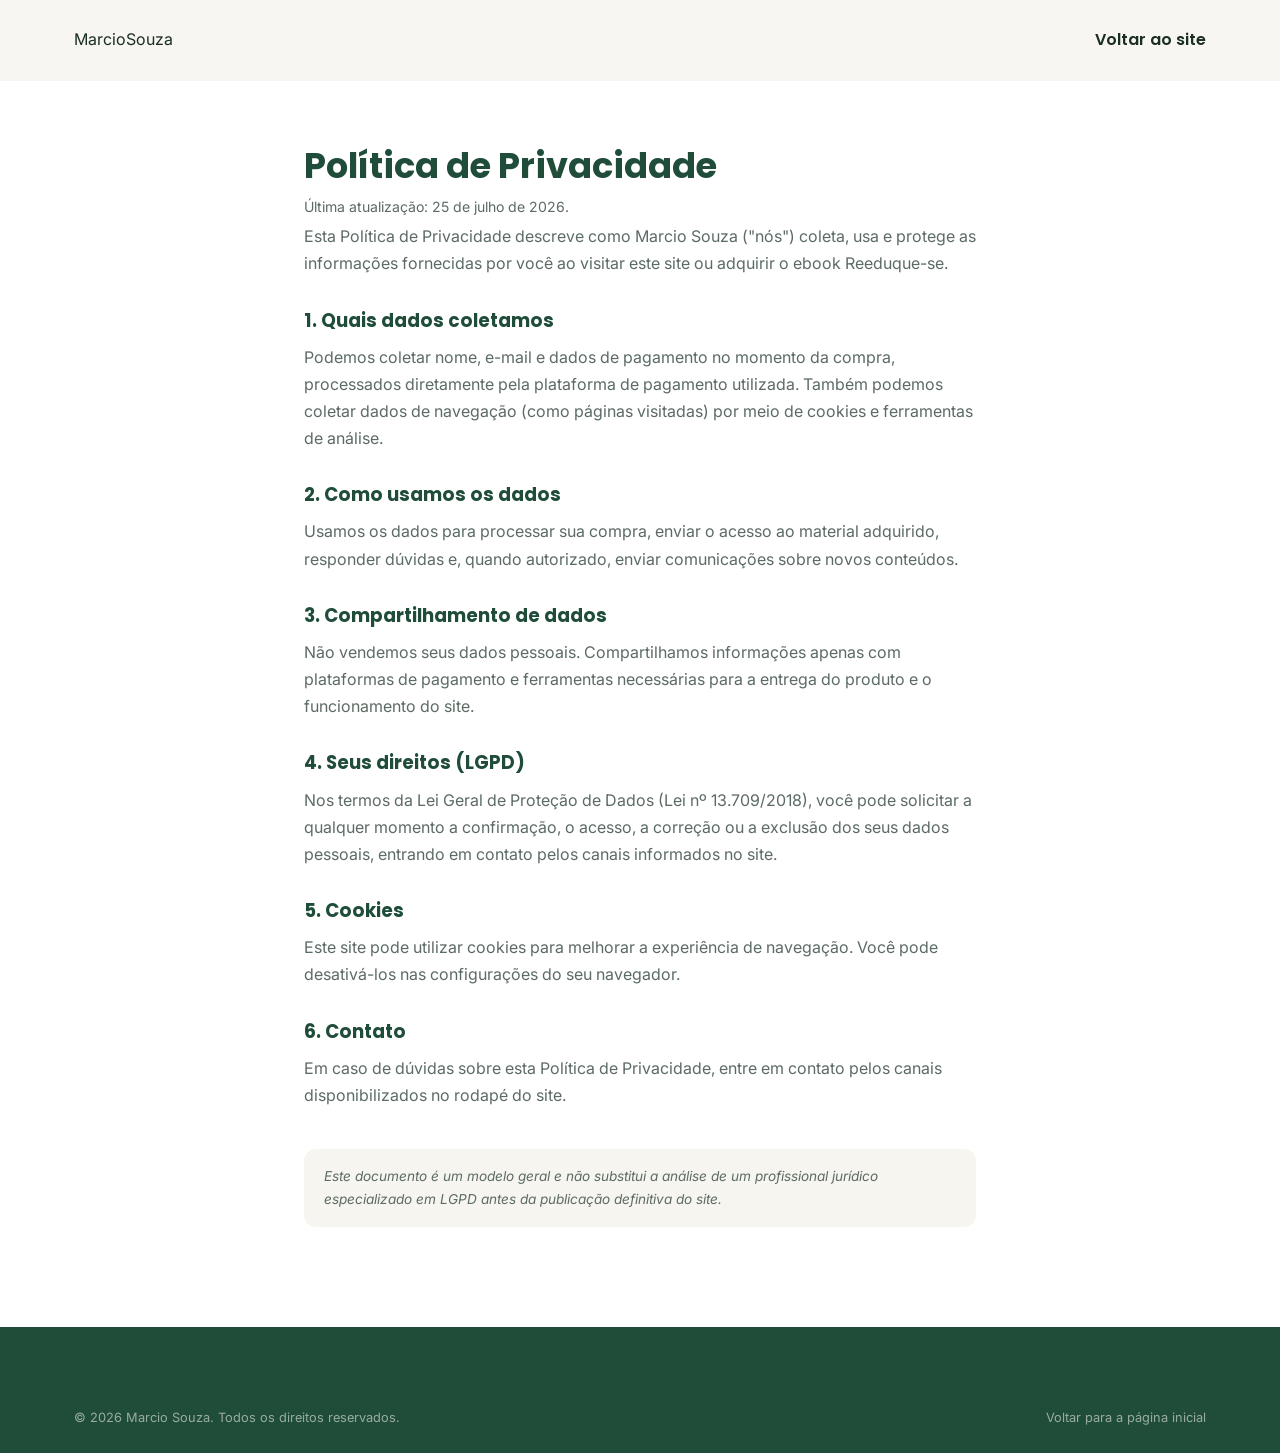
<file: privacidade.html>
<!DOCTYPE html>
<html lang="pt-BR">
<head>
<meta charset="UTF-8">
<meta name="viewport" content="width=device-width, initial-scale=1.0">
<title>Política de Privacidade | Marcio Souza</title>
<meta name="description" content="Política de Privacidade do site de Marcio Souza.">
<link href="https://fonts.googleapis.com/css2?family=Poppins:wght@500;600;700;800&family=Inter:wght@400;500;600;700&display=swap" rel="stylesheet">
<link rel="stylesheet" href="style.css">
</head>
<body>

<header class="header">
  <div class="container header__inner">
    <a href="index.html" class="logo">Marcio<span>Souza</span></a>
    <a href="index.html" class="btn btn--ghost btn--small header__cta" style="display:inline-flex;margin-left:auto;">Voltar ao site</a>
  </div>
</header>

<main class="section legal">
  <div class="container legal__content">
    <h1>Política de Privacidade</h1>
    <p class="legal__updated">Última atualização: 25 de julho de 2026.</p>

    <p>
      Esta Política de Privacidade descreve como Marcio Souza ("nós") coleta, usa e protege
      as informações fornecidas por você ao visitar este site ou adquirir o ebook Reeduque-se.
    </p>

    <h2>1. Quais dados coletamos</h2>
    <p>
      Podemos coletar nome, e-mail e dados de pagamento no momento da compra, processados
      diretamente pela plataforma de pagamento utilizada. Também podemos coletar dados de
      navegação (como páginas visitadas) por meio de cookies e ferramentas de análise.
    </p>

    <h2>2. Como usamos os dados</h2>
    <p>
      Usamos os dados para processar sua compra, enviar o acesso ao material adquirido,
      responder dúvidas e, quando autorizado, enviar comunicações sobre novos conteúdos.
    </p>

    <h2>3. Compartilhamento de dados</h2>
    <p>
      Não vendemos seus dados pessoais. Compartilhamos informações apenas com plataformas
      de pagamento e ferramentas necessárias para a entrega do produto e o funcionamento do site.
    </p>

    <h2>4. Seus direitos (LGPD)</h2>
    <p>
      Nos termos da Lei Geral de Proteção de Dados (Lei nº 13.709/2018), você pode solicitar
      a qualquer momento a confirmação, o acesso, a correção ou a exclusão dos seus dados
      pessoais, entrando em contato pelos canais informados no site.
    </p>

    <h2>5. Cookies</h2>
    <p>
      Este site pode utilizar cookies para melhorar a experiência de navegação. Você pode
      desativá-los nas configurações do seu navegador.
    </p>

    <h2>6. Contato</h2>
    <p>
      Em caso de dúvidas sobre esta Política de Privacidade, entre em contato pelos canais
      disponibilizados no rodapé do site.
    </p>

    <p class="legal__note">
      Este documento é um modelo geral e não substitui a análise de um profissional jurídico
      especializado em LGPD antes da publicação definitiva do site.
    </p>
  </div>
</main>

<footer class="footer">
  <div class="container footer__bottom">
    <p>© <span id="year"></span> Marcio Souza. Todos os direitos reservados.</p>
    <p class="footer__disclaimer"><a href="index.html">Voltar para a página inicial</a></p>
  </div>
</footer>

<script>document.getElementById('year').textContent = new Date().getFullYear();</script>
</body>
</html>
</file>
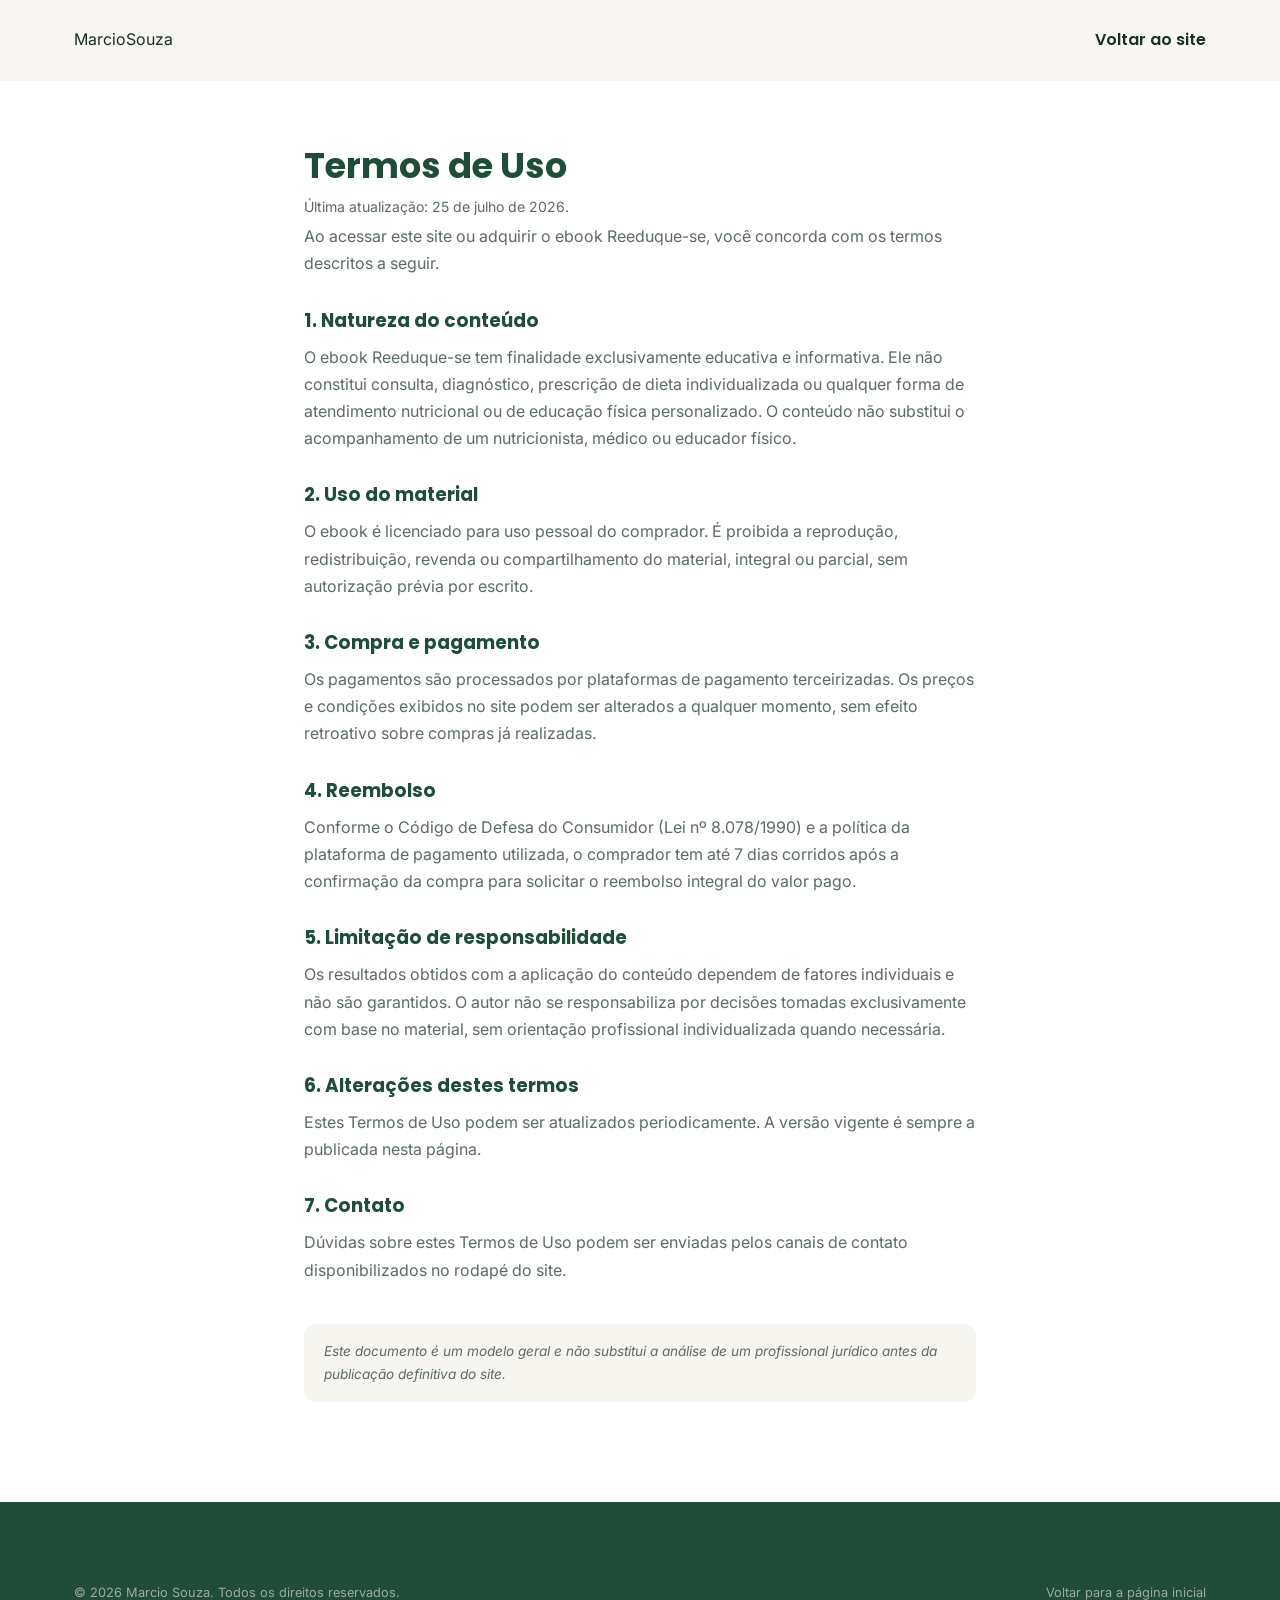
<file: termos.html>
<!DOCTYPE html>
<html lang="pt-BR">
<head>
<meta charset="UTF-8">
<meta name="viewport" content="width=device-width, initial-scale=1.0">
<title>Termos de Uso | Marcio Souza</title>
<meta name="description" content="Termos de Uso do site e do ebook de Marcio Souza.">
<link href="https://fonts.googleapis.com/css2?family=Poppins:wght@500;600;700;800&family=Inter:wght@400;500;600;700&display=swap" rel="stylesheet">
<link rel="stylesheet" href="style.css">
</head>
<body>

<header class="header">
  <div class="container header__inner">
    <a href="index.html" class="logo">Marcio<span>Souza</span></a>
    <a href="index.html" class="btn btn--ghost btn--small header__cta" style="display:inline-flex;margin-left:auto;">Voltar ao site</a>
  </div>
</header>

<main class="section legal">
  <div class="container legal__content">
    <h1>Termos de Uso</h1>
    <p class="legal__updated">Última atualização: 25 de julho de 2026.</p>

    <p>
      Ao acessar este site ou adquirir o ebook Reeduque-se, você concorda com os termos
      descritos a seguir.
    </p>

    <h2>1. Natureza do conteúdo</h2>
    <p>
      O ebook Reeduque-se tem finalidade exclusivamente educativa e informativa. Ele não
      constitui consulta, diagnóstico, prescrição de dieta individualizada ou qualquer
      forma de atendimento nutricional ou de educação física personalizado. O conteúdo não
      substitui o acompanhamento de um nutricionista, médico ou educador físico.
    </p>

    <h2>2. Uso do material</h2>
    <p>
      O ebook é licenciado para uso pessoal do comprador. É proibida a reprodução,
      redistribuição, revenda ou compartilhamento do material, integral ou parcial,
      sem autorização prévia por escrito.
    </p>

    <h2>3. Compra e pagamento</h2>
    <p>
      Os pagamentos são processados por plataformas de pagamento terceirizadas. Os preços
      e condições exibidos no site podem ser alterados a qualquer momento, sem efeito
      retroativo sobre compras já realizadas.
    </p>

    <h2>4. Reembolso</h2>
    <p>
      Conforme o Código de Defesa do Consumidor (Lei nº 8.078/1990) e a política da
      plataforma de pagamento utilizada, o comprador tem até 7 dias corridos após a
      confirmação da compra para solicitar o reembolso integral do valor pago.
    </p>

    <h2>5. Limitação de responsabilidade</h2>
    <p>
      Os resultados obtidos com a aplicação do conteúdo dependem de fatores individuais e
      não são garantidos. O autor não se responsabiliza por decisões tomadas exclusivamente
      com base no material, sem orientação profissional individualizada quando necessária.
    </p>

    <h2>6. Alterações destes termos</h2>
    <p>
      Estes Termos de Uso podem ser atualizados periodicamente. A versão vigente é sempre
      a publicada nesta página.
    </p>

    <h2>7. Contato</h2>
    <p>
      Dúvidas sobre estes Termos de Uso podem ser enviadas pelos canais de contato
      disponibilizados no rodapé do site.
    </p>

    <p class="legal__note">
      Este documento é um modelo geral e não substitui a análise de um profissional jurídico
      antes da publicação definitiva do site.
    </p>
  </div>
</main>

<footer class="footer">
  <div class="container footer__bottom">
    <p>© <span id="year"></span> Marcio Souza. Todos os direitos reservados.</p>
    <p class="footer__disclaimer"><a href="index.html">Voltar para a página inicial</a></p>
  </div>
</footer>

<script>document.getElementById('year').textContent = new Date().getFullYear();</script>
</body>
</html>
</file>
<file: style.css>
/* ==========================================================================
   RESET
   ========================================================================== */
*, *::before, *::after { box-sizing: border-box; margin: 0; padding: 0; }
html { scroll-behavior: smooth; }
img { max-width: 100%; display: block; }
a { text-decoration: none; color: inherit; }
ul, ol { list-style: none; }
button { font: inherit; cursor: pointer; border: none; background: none; }

/* ==========================================================================
   DESIGN TOKENS
   ========================================================================== */
:root {
  --green-dark: #1F4D3A;
  --green-dark-2: #163A2B;
  --sage: #7A9B8E;
  --sage-soft: #E7EDE9;
  --cream: #F7F5F0;
  --white: #FFFFFF;
  --terracotta: #C17C5C;
  --terracotta-dark: #A8654A;
  --ink: #1A2E24;
  --ink-soft: #5C6B63;
  --border: #E4E1D8;

  --font-display: 'Poppins', system-ui, sans-serif;
  --font-body: 'Inter', system-ui, sans-serif;

  --radius-sm: 12px;
  --radius-md: 20px;
  --radius-lg: 32px;

  --shadow-sm: 0 4px 16px rgba(31, 77, 58, 0.07);
  --shadow-md: 0 14px 34px rgba(31, 77, 58, 0.10);
  --shadow-lg: 0 30px 64px rgba(31, 77, 58, 0.16);

  --container-w: 1180px;
}

body {
  font-family: var(--font-body);
  color: var(--ink);
  background: var(--white);
  line-height: 1.7;
  -webkit-font-smoothing: antialiased;
}

h1, h2, h3 { font-family: var(--font-display); line-height: 1.2; font-weight: 700; color: var(--green-dark); }

.container {
  width: 100%;
  max-width: var(--container-w);
  margin-inline: auto;
  padding-inline: 24px;
}

.section { padding: 120px 0; }

.section-header { max-width: 620px; margin-bottom: 56px; }
.section-header--center { margin-inline: auto; text-align: center; }
.section-header h2 { font-size: clamp(1.8rem, 3.4vw, 2.5rem); margin: 12px 0 14px; }
.section-header p { color: var(--ink-soft); font-size: 1.05rem; }

.eyebrow {
  display: inline-block;
  font-weight: 700;
  font-size: 0.78rem;
  letter-spacing: 0.1em;
  text-transform: uppercase;
  color: var(--terracotta-dark);
}

.eyebrow-badge {
  display: inline-flex;
  padding: 8px 18px;
  border-radius: 999px;
  background: var(--sage-soft);
  color: var(--green-dark);
  font-weight: 600;
  font-size: 0.85rem;
  margin-bottom: 24px;
}

.icon-circle {
  width: 56px; height: 56px;
  border-radius: 50%;
  background: var(--sage-soft);
  color: var(--green-dark);
  display: flex;
  align-items: center;
  justify-content: center;
  margin-bottom: 18px;
}
.icon-circle svg { width: 26px; height: 26px; }

/* ==========================================================================
   BUTTONS
   ========================================================================== */
.btn {
  display: inline-flex;
  align-items: center;
  justify-content: center;
  gap: 8px;
  border-radius: 999px;
  font-weight: 600;
  font-family: var(--font-display);
  transition: transform 0.2s ease, box-shadow 0.2s ease, background 0.2s ease, color 0.2s ease;
  white-space: nowrap;
}
.btn--cta {
  background: var(--terracotta);
  color: #fff;
  box-shadow: var(--shadow-md);
}
.btn--cta:hover { background: var(--terracotta-dark); transform: translateY(-2px); box-shadow: var(--shadow-lg); }

.btn--outline {
  background: transparent;
  color: var(--green-dark);
  border: 1.5px solid var(--green-dark);
}
.btn--outline:hover { background: var(--green-dark); color: #fff; }
.btn--outline-dark { color: var(--cream); border-color: rgba(247, 245, 240, 0.4); }
.btn--outline-dark:hover { background: var(--cream); color: var(--green-dark); }

.btn--lg { padding: 16px 32px; font-size: 1rem; }
.btn--sm { padding: 10px 20px; font-size: 0.88rem; }

/* ==========================================================================
   HEADER
   ========================================================================== */
.header {
  position: sticky;
  top: 0;
  z-index: 100;
  background: rgba(247, 245, 240, 0.85);
  backdrop-filter: blur(10px);
  border-bottom: 1px solid transparent;
  transition: border-color 0.3s ease, box-shadow 0.3s ease, background 0.3s ease;
}
.header.is-scrolled { border-color: var(--border); box-shadow: var(--shadow-sm); background: rgba(247, 245, 240, 0.96); }

.header__inner {
  display: flex;
  align-items: center;
  justify-content: space-between;
  height: 80px;
  gap: 20px;
}

.logo { display: inline-flex; align-items: center; }
.logo-img { height: 42px; width: auto; display: block; }
.logo-img--footer { height: 38px; filter: brightness(0) invert(1); }

.nav { display: flex; gap: 26px; }
.nav__link {
  font-weight: 500;
  font-size: 0.94rem;
  color: var(--ink-soft);
  position: relative;
  padding-block: 4px;
}
.nav__link::after {
  content: '';
  position: absolute;
  left: 0; bottom: 0;
  width: 0; height: 2px;
  background: var(--terracotta);
  transition: width 0.25s ease;
}
.nav__link:hover { color: var(--green-dark); }
.nav__link:hover::after { width: 100%; }

.header__cta { margin-left: auto; }

.hamburger {
  display: none;
  flex-direction: column;
  gap: 5px;
  padding: 8px;
}
.hamburger span {
  width: 22px; height: 2px;
  background: var(--green-dark);
  border-radius: 2px;
  transition: transform 0.25s ease, opacity 0.25s ease;
}
.hamburger[aria-expanded="true"] span:nth-child(1) { transform: translateY(7px) rotate(45deg); }
.hamburger[aria-expanded="true"] span:nth-child(2) { opacity: 0; }
.hamburger[aria-expanded="true"] span:nth-child(3) { transform: translateY(-7px) rotate(-45deg); }

/* ==========================================================================
   1. HERO
   ========================================================================== */
.hero {
  position: relative;
  overflow: hidden;
  padding: 88px 0 100px;
  background: var(--cream);
}
.hero__blob {
  position: absolute;
  border-radius: 50%;
  filter: blur(10px);
  opacity: 0.5;
  z-index: 0;
}
.hero__blob--1 { width: 420px; height: 420px; background: var(--sage-soft); top: -140px; right: -100px; }
.hero__blob--2 { width: 260px; height: 260px; background: color-mix(in srgb, var(--terracotta) 18%, transparent); bottom: -100px; left: -80px; }

.hero__grid {
  position: relative;
  z-index: 1;
  display: grid;
  grid-template-columns: 1.1fr 0.9fr;
  gap: 64px;
  align-items: center;
}

.hero h1 {
  font-size: clamp(2.2rem, 4vw, 3.2rem);
  margin-bottom: 20px;
  letter-spacing: -0.01em;
}

.hero__subtitle {
  font-size: 1.1rem;
  color: var(--ink-soft);
  max-width: 520px;
  margin-bottom: 32px;
}

.hero__actions { display: flex; gap: 16px; flex-wrap: wrap; margin-bottom: 28px; }

.hero__meta { display: flex; gap: 20px; flex-wrap: wrap; font-size: 0.88rem; color: var(--ink-soft); font-weight: 500; }

.hero__media { display: flex; justify-content: center; }
.hero__photo-frame { position: relative; width: 100%; max-width: 380px; }
.hero__photo {
  width: 100%;
  aspect-ratio: 4/5;
  object-fit: cover;
  border-radius: var(--radius-lg);
  box-shadow: var(--shadow-lg);
}
.hero__photo-chip {
  position: absolute;
  bottom: 22px; left: 22px;
  background: var(--white);
  color: var(--green-dark);
  font-family: var(--font-display);
  font-weight: 700;
  font-size: 0.82rem;
  padding: 10px 18px;
  border-radius: 999px;
  box-shadow: var(--shadow-md);
}

/* ==========================================================================
   2. AUTHORITY
   ========================================================================== */
.authority { background: var(--white); }
.authority__grid {
  display: grid;
  grid-template-columns: repeat(4, 1fr);
  gap: 24px;
}
.authority__card {
  background: var(--cream);
  border-radius: var(--radius-md);
  padding: 32px 26px;
  transition: transform 0.25s ease, box-shadow 0.25s ease;
}
.authority__card:hover { transform: translateY(-4px); box-shadow: var(--shadow-md); }
.authority__card h3 { font-size: 1rem; margin-bottom: 6px; }
.authority__card p { color: var(--ink-soft); font-size: 0.92rem; }

/* ==========================================================================
   3. SERVICES
   ========================================================================== */
.services { background: var(--cream); }
.services__grid {
  display: grid;
  grid-template-columns: repeat(3, 1fr);
  gap: 24px;
}
.service-card {
  background: var(--white);
  border-radius: var(--radius-md);
  padding: 34px 28px;
  box-shadow: var(--shadow-sm);
  transition: transform 0.25s ease, box-shadow 0.25s ease;
  display: flex;
  flex-direction: column;
}
.service-card:hover { transform: translateY(-4px); box-shadow: var(--shadow-md); }
.service-card h3 { font-size: 1.1rem; margin-bottom: 8px; }
.service-card p { color: var(--ink-soft); font-size: 0.94rem; flex: 1; margin-bottom: 18px; }
.service-card__link { font-weight: 600; color: var(--terracotta-dark); font-size: 0.92rem; }
.service-card__link:hover { color: var(--terracotta); }

/* ==========================================================================
   4. EBOOK
   ========================================================================== */
.ebook-section { background: var(--sage-soft); }

.ebook-card {
  background: var(--white);
  border-radius: var(--radius-lg);
  box-shadow: var(--shadow-lg);
  display: grid;
  grid-template-columns: 0.8fr 1.2fr;
  overflow: hidden;
}
.ebook-card__media {
  background: var(--cream);
  display: flex;
  align-items: center;
  justify-content: center;
  padding: 48px;
}
.ebook-card__cover {
  width: 100%;
  max-width: 260px;
  aspect-ratio: 3/4;
  object-fit: cover;
  border-radius: var(--radius-md);
  box-shadow: var(--shadow-lg);
  transform: rotate(-3deg);
  transition: transform 0.4s ease;
}
.ebook-card:hover .ebook-card__cover { transform: rotate(0deg) scale(1.02); }

.ebook-card__content { padding: 48px 52px 48px 8px; }
.ebook-card__kicker {
  display: inline-block;
  font-size: 0.78rem;
  font-weight: 700;
  letter-spacing: 0.08em;
  text-transform: uppercase;
  color: var(--terracotta-dark);
  margin-bottom: 10px;
}
.ebook-card__content h3 { font-size: clamp(1.35rem, 2.4vw, 1.7rem); margin-bottom: 12px; }
.ebook-card__tagline { color: var(--ink-soft); margin-bottom: 22px; }

.ebook-card__benefits { display: flex; flex-direction: column; gap: 10px; margin-bottom: 18px; }
.ebook-card__benefits li {
  padding-left: 26px;
  position: relative;
  font-size: 0.95rem;
}
.ebook-card__benefits li::before {
  content: '✔';
  position: absolute; left: 0;
  color: var(--green-dark);
  font-weight: 700;
  font-size: 0.85rem;
}

.ebook-card__bonus { font-size: 0.9rem; color: var(--ink-soft); margin-bottom: 28px; }

.ebook-card__buy {
  display: flex;
  align-items: center;
  gap: 24px;
  flex-wrap: wrap;
  padding: 24px;
  background: var(--cream);
  border-radius: var(--radius-md);
  margin-bottom: 18px;
}
.ebook-card__price { display: flex; flex-direction: column; }
.ebook-card__old-price { text-decoration: line-through; color: var(--ink-soft); font-size: 0.85rem; }
.ebook-card__new-price { font-family: var(--font-display); font-weight: 800; font-size: 1.9rem; color: var(--green-dark); }
.ebook-card__installments { font-size: 0.8rem; color: var(--ink-soft); }

.ebook-card__guarantee { font-size: 0.86rem; color: var(--ink-soft); margin-bottom: 6px; }
.ebook-card__disclaimer { font-size: 0.8rem; color: var(--ink-soft); font-style: italic; }

/* ==========================================================================
   5. TESTIMONIALS / CAROUSEL
   ========================================================================== */
.testimonials-section { background: var(--white); }

.carousel { position: relative; }
.carousel__track {
  display: flex;
  overflow-x: auto;
  scroll-snap-type: x mandatory;
  gap: 24px;
  scrollbar-width: none;
  -ms-overflow-style: none;
  margin-bottom: 32px;
}
.carousel__track::-webkit-scrollbar { display: none; }

.testimonial-card {
  flex: 0 0 100%;
  scroll-snap-align: start;
  background: var(--cream);
  border-radius: var(--radius-lg);
  padding: 48px;
  text-align: center;
  max-width: 640px;
  margin-inline: auto;
}
.testimonial-card .stars { color: #d99a3f; letter-spacing: 3px; font-size: 1.1rem; margin-bottom: 18px; }
.testimonial-card p { font-size: 1.15rem; font-style: italic; color: var(--ink); margin-bottom: 24px; }
.testimonial-card__author { display: flex; align-items: center; justify-content: center; gap: 14px; }
.testimonial-card__avatar {
  width: 48px; height: 48px;
  border-radius: 50%;
  background: var(--green-dark);
  color: #fff;
  display: flex; align-items: center; justify-content: center;
  font-weight: 700; font-size: 0.9rem;
  flex-shrink: 0;
}
.testimonial-card__author div { text-align: left; }
.testimonial-card__author strong { display: block; font-size: 0.95rem; }
.testimonial-card__author span { font-size: 0.8rem; color: var(--ink-soft); }

.carousel__controls { display: flex; align-items: center; justify-content: center; gap: 20px; }
.carousel__btn {
  width: 44px; height: 44px;
  border-radius: 50%;
  background: var(--cream);
  color: var(--green-dark);
  display: flex; align-items: center; justify-content: center;
  transition: background 0.2s ease, color 0.2s ease;
}
.carousel__btn:hover { background: var(--green-dark); color: #fff; }
.carousel__btn svg { width: 18px; height: 18px; }

.carousel__dots { display: flex; gap: 8px; }
.carousel__dot {
  width: 8px; height: 8px;
  border-radius: 50%;
  background: var(--border);
  transition: background 0.2s ease, transform 0.2s ease;
}
.carousel__dot.is-active { background: var(--terracotta); transform: scale(1.3); }

/* ==========================================================================
   6. TIMELINE
   ========================================================================== */
.timeline-section { background: var(--cream); }
.timeline {
  display: grid;
  grid-template-columns: repeat(4, 1fr);
  gap: 32px;
  position: relative;
  margin-bottom: 48px;
}
.timeline::before {
  content: '';
  position: absolute;
  top: 22px; left: 10%; right: 10%;
  height: 2px;
  background: var(--border);
  z-index: 0;
}
.timeline__step { position: relative; z-index: 1; text-align: center; padding-inline: 8px; }
.timeline__number {
  display: flex;
  align-items: center;
  justify-content: center;
  width: 44px; height: 44px;
  border-radius: 50%;
  background: var(--green-dark);
  color: #fff;
  font-family: var(--font-display);
  font-weight: 700;
  margin: 0 auto 18px;
  box-shadow: var(--shadow-sm);
}
.timeline__step h3 { font-size: 1.02rem; margin-bottom: 8px; }
.timeline__step p { color: var(--ink-soft); font-size: 0.9rem; }
.timeline__cta { text-align: center; }

/* ==========================================================================
   7. FAQ / ACCORDION
   ========================================================================== */
.faq { background: var(--white); }
.accordion { max-width: 760px; margin-inline: auto; display: flex; flex-direction: column; gap: 12px; }
.accordion__item {
  background: var(--cream);
  border-radius: var(--radius-sm);
  overflow: hidden;
}
.accordion__trigger {
  width: 100%;
  display: flex;
  justify-content: space-between;
  align-items: center;
  padding: 20px 24px;
  text-align: left;
  font-weight: 600;
  font-size: 0.98rem;
  color: var(--ink);
}
.accordion__icon { font-size: 1.3rem; color: var(--terracotta); transition: transform 0.25s ease; flex-shrink: 0; margin-left: 16px; }
.accordion__item.is-open .accordion__icon { transform: rotate(45deg); }
.accordion__panel {
  max-height: 0;
  overflow: hidden;
  transition: max-height 0.3s ease, padding 0.3s ease;
  padding: 0 24px;
}
.accordion__panel p { color: var(--ink-soft); font-size: 0.94rem; }
.accordion__item.is-open .accordion__panel { padding: 0 24px 22px; }

/* ==========================================================================
   8. FINAL CTA
   ========================================================================== */
.final-cta {
  background: linear-gradient(135deg, var(--green-dark), var(--green-dark-2));
  color: var(--cream);
  text-align: center;
}
.final-cta__inner h2 { color: var(--cream); font-size: clamp(1.7rem, 3.2vw, 2.4rem); margin-bottom: 14px; }
.final-cta__inner p { color: color-mix(in srgb, var(--cream) 80%, transparent); margin-bottom: 32px; font-size: 1.05rem; }
.final-cta__actions { display: flex; gap: 16px; justify-content: center; flex-wrap: wrap; }

/* ==========================================================================
   LEGAL PAGES (Privacidade / Termos)
   ========================================================================== */
.legal { padding: 64px 0 96px; background: var(--white); }
.legal__content { max-width: 720px; margin-inline: auto; }
.legal__content h1 { font-size: clamp(1.6rem, 3vw, 2.2rem); margin-bottom: 8px; }
.legal__updated { color: var(--ink-soft); font-size: 0.88rem; margin-bottom: 32px; }
.legal__content h2 { font-size: 1.15rem; margin: 32px 0 12px; color: var(--green-dark); }
.legal__content p { color: var(--ink-soft); margin-bottom: 4px; }
.legal__note {
  margin-top: 40px;
  padding: 16px 20px;
  background: var(--cream);
  border-radius: var(--radius-sm);
  font-size: 0.85rem;
  font-style: italic;
}

/* ==========================================================================
   FOOTER
   ========================================================================== */
.footer { background: var(--green-dark); color: color-mix(in srgb, var(--cream) 80%, transparent); padding: 56px 0 24px; }
.footer .logo { color: #fff; }
.footer__inner {
  display: flex;
  flex-wrap: wrap;
  justify-content: space-between;
  gap: 32px;
  padding-bottom: 32px;
  border-bottom: 1px solid rgba(247, 245, 240, 0.15);
}
.footer__brand p { margin-top: 10px; font-size: 0.9rem; max-width: 260px; }
.footer__credentials { font-size: 0.8rem; line-height: 1.6; opacity: 0.8; margin-top: 8px; }
.footer__links, .footer__social { display: flex; flex-direction: column; gap: 10px; font-size: 0.92rem; }
.footer__links a:hover, .footer__social a:hover { color: #fff; }
.footer__bottom {
  padding-top: 24px;
  display: flex;
  justify-content: space-between;
  flex-wrap: wrap;
  gap: 8px;
  font-size: 0.8rem;
  opacity: 0.7;
}

/* ==========================================================================
   FLOATING ELEMENTS
   ========================================================================== */
.whatsapp-float {
  position: fixed;
  bottom: 24px; left: 24px;
  width: 56px; height: 56px;
  background: #25d366;
  color: #fff;
  border-radius: 50%;
  display: flex; align-items: center; justify-content: center;
  box-shadow: var(--shadow-md);
  z-index: 90;
  transition: transform 0.2s ease;
}
.whatsapp-float:hover { transform: scale(1.08); }

.back-to-top {
  position: fixed;
  bottom: 24px; right: 24px;
  width: 48px; height: 48px;
  border-radius: 50%;
  background: var(--green-dark);
  color: #fff;
  font-size: 1.1rem;
  display: flex; align-items: center; justify-content: center;
  box-shadow: var(--shadow-md);
  opacity: 0; visibility: hidden;
  transform: translateY(10px);
  transition: opacity 0.25s ease, transform 0.25s ease, visibility 0.25s ease;
  z-index: 90;
}
.back-to-top.is-visible { opacity: 1; visibility: visible; transform: translateY(0); }

/* ==========================================================================
   SCROLL REVEAL
   ========================================================================== */
.reveal { opacity: 0; transform: translateY(24px); transition: opacity 0.6s ease, transform 0.6s ease; }
.reveal.is-visible { opacity: 1; transform: translateY(0); }

/* ==========================================================================
   RESPONSIVE
   ========================================================================== */
@media (max-width: 1080px) {
  .authority__grid { grid-template-columns: repeat(2, 1fr); }
  .services__grid { grid-template-columns: repeat(2, 1fr); }
}

@media (max-width: 960px) {
  .section { padding: 88px 0; }

  .hero__grid { grid-template-columns: 1fr; }
  .hero__media { order: -1; }
  .hero__photo-frame { max-width: 260px; margin-inline: auto; }

  .ebook-card { grid-template-columns: 1fr; }
  .ebook-card__media { padding: 40px; }
  .ebook-card__content { padding: 8px 32px 40px; }

  .timeline { grid-template-columns: repeat(2, 1fr); row-gap: 40px; }
  .timeline::before { display: none; }
}

@media (max-width: 760px) {
  .nav, .header__cta { display: none; }
  .hamburger { display: flex; }

  .nav.is-open {
    display: flex;
    position: absolute;
    top: 80px; left: 0; right: 0;
    background: var(--cream);
    border-bottom: 1px solid var(--border);
    flex-direction: column;
    padding: 20px 24px 28px;
    gap: 18px;
    box-shadow: var(--shadow-md);
  }

  .section { padding: 72px 0; }
  .section-header { margin-bottom: 40px; }

  .authority__grid { grid-template-columns: 1fr; }
  .services__grid { grid-template-columns: 1fr; }
  .timeline { grid-template-columns: 1fr; row-gap: 32px; }

  .ebook-card__buy { flex-direction: column; align-items: flex-start; }

  .final-cta__actions { flex-direction: column; align-items: stretch; }
}
</file>
